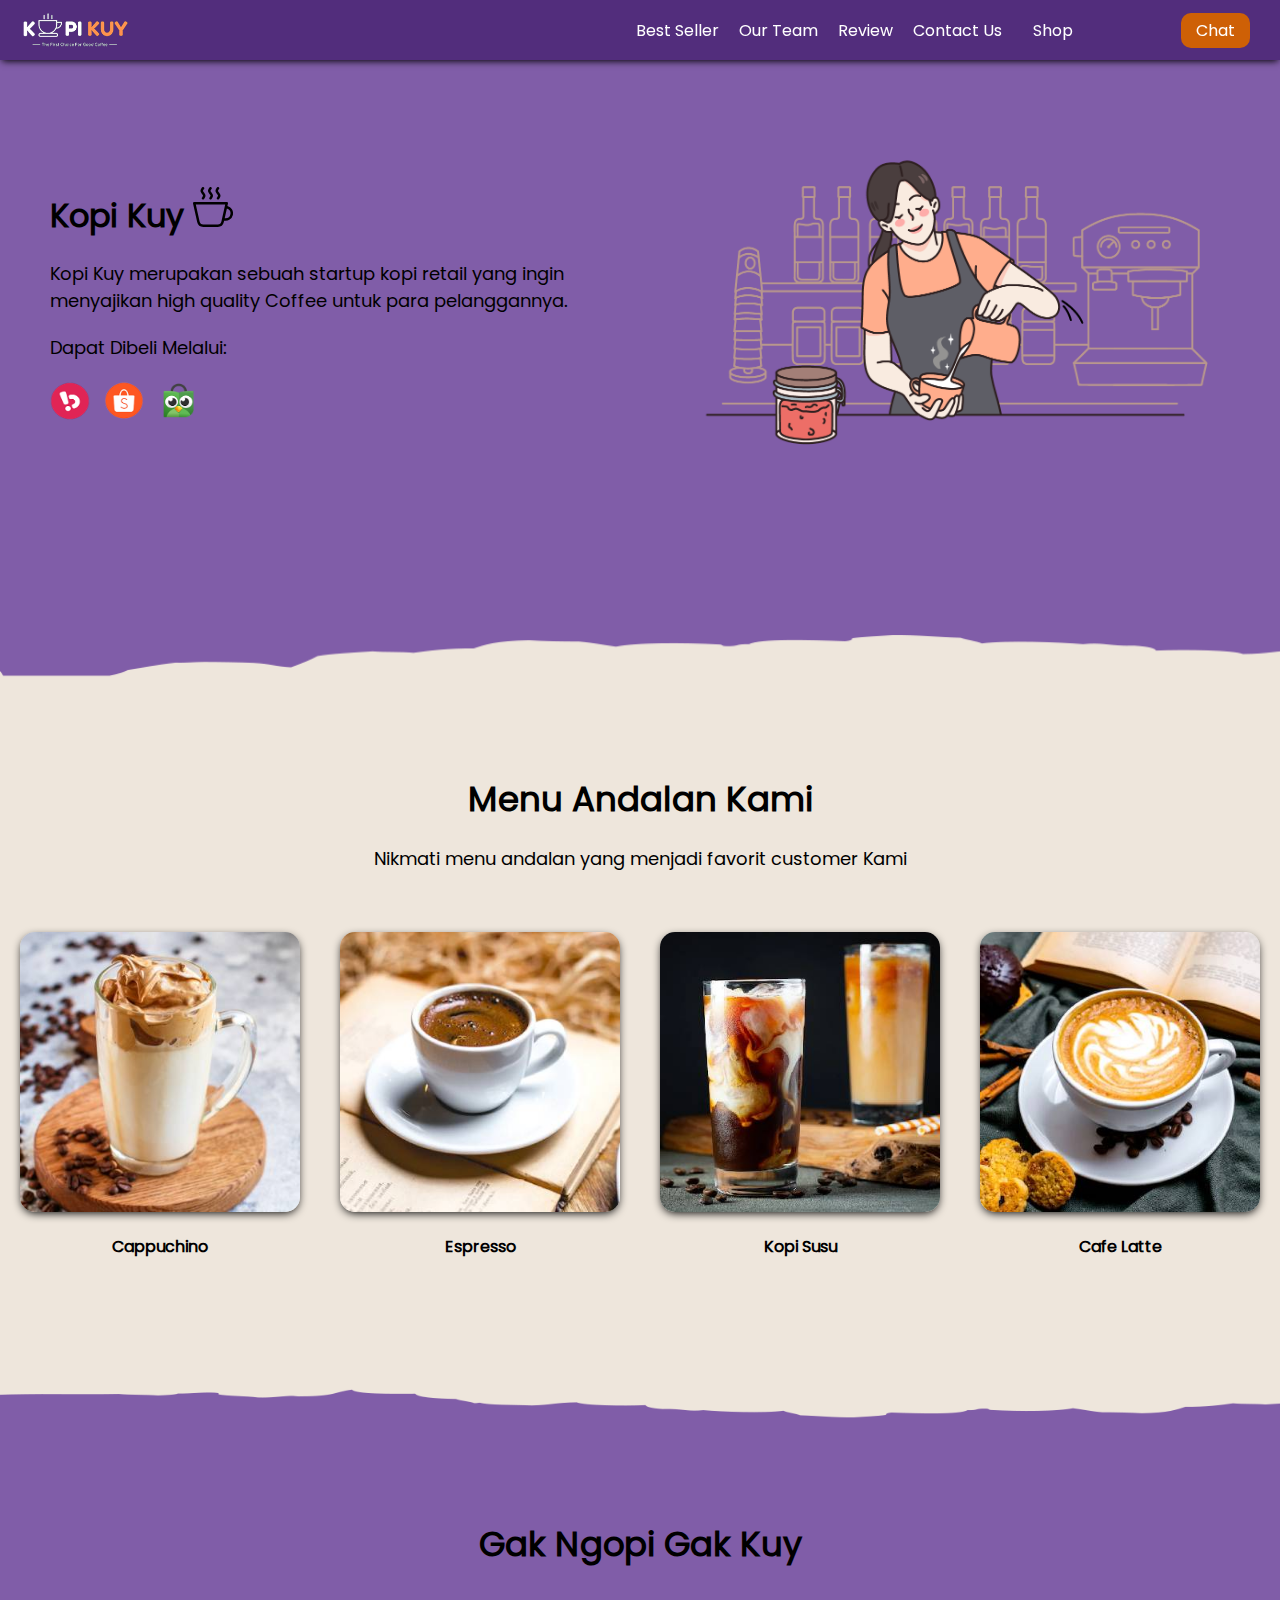
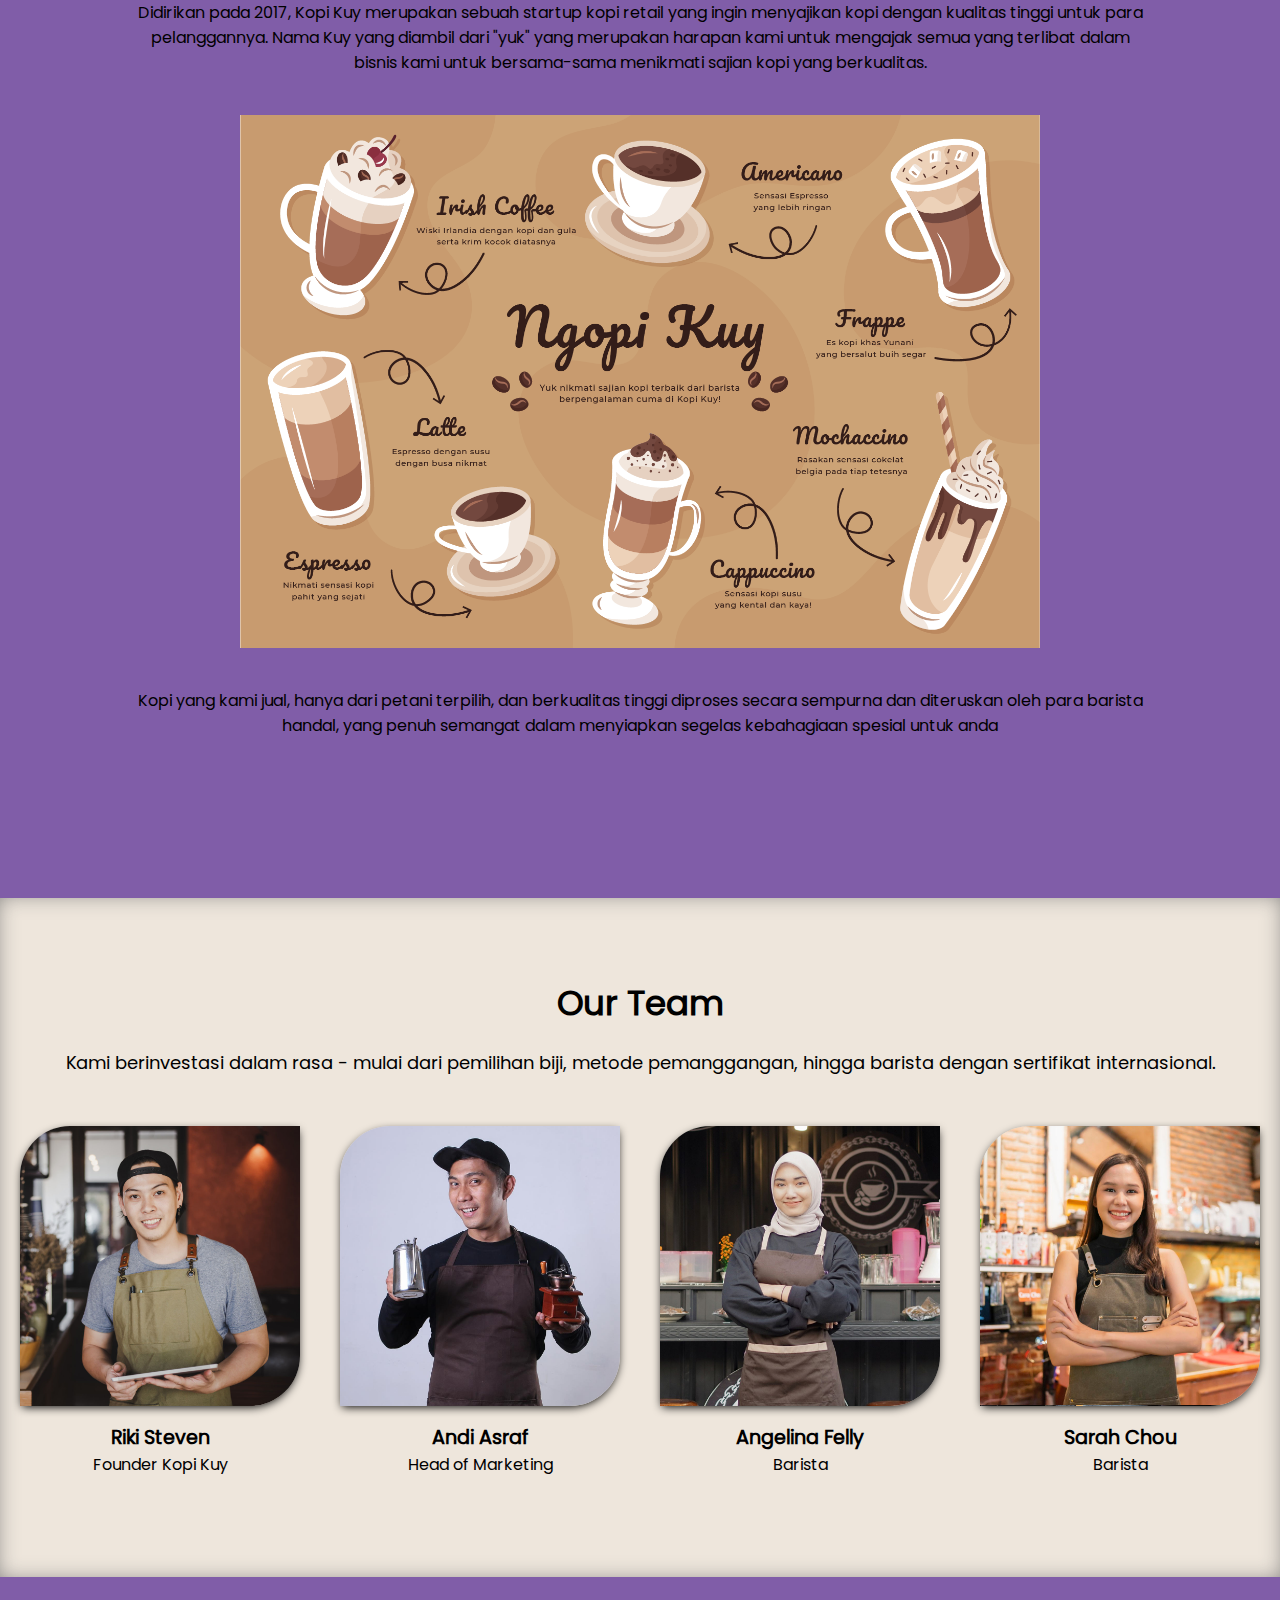
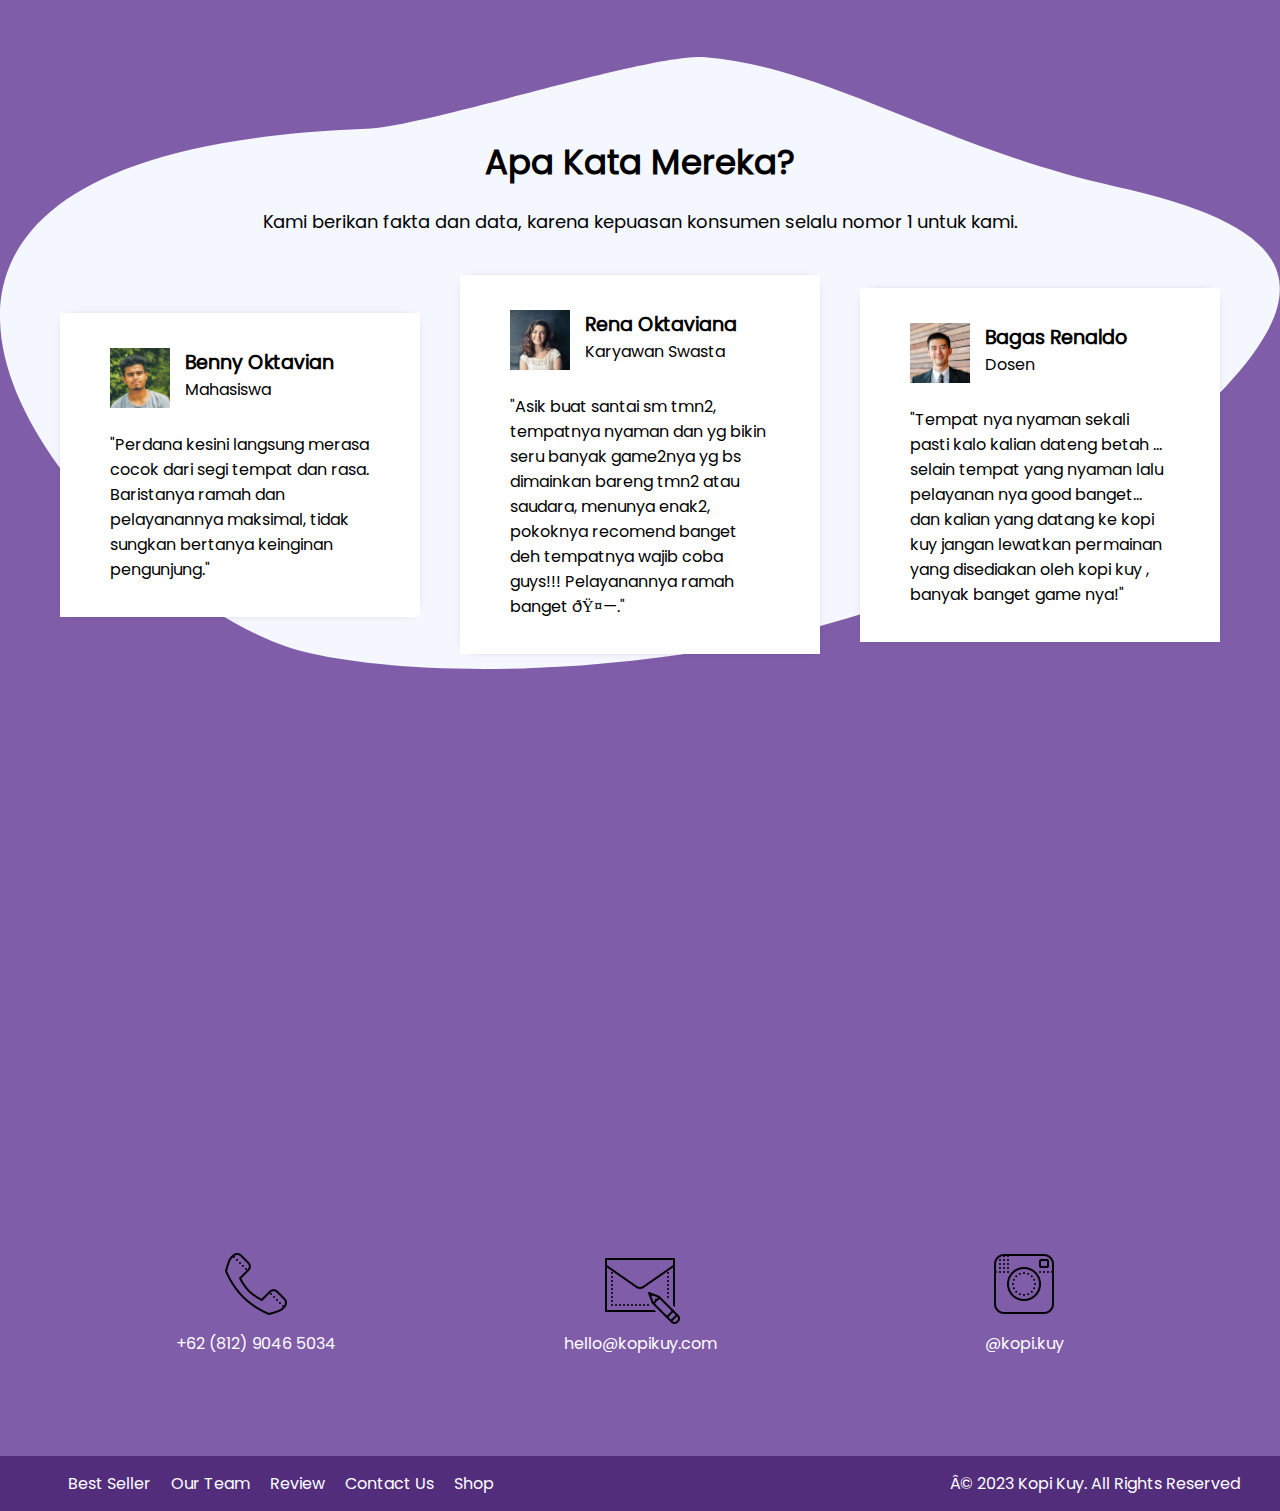
<file: index.html>
<!DOCTYPE html>
<html lang="id">

<head>
    <meta charset="UTF-8">
    <meta http-equiv="X-UA-Compatible" content="IE=edge">
    <meta name="viewport" content="width=device-width, initial-scale=1.0">
    <link rel="shortcut icon" href="images/favicon.ico" type="image/x-icon">
    <title>Website Kopi Kuy</title>
    <link rel="stylesheet" href="css/style.css">
</head>

<body>
    <nav>
        <img class="logo" src="images/logo/logo_kuy.png">
        <div class="navigasi">
            <a href="#best-seller">Best Seller</a>
            <a href="#our-team">Our Team</a>
            <a href="#review">Review</a>
            <a href="#contact-us">Contact Us</a>
        </div>
        <a class="shop" href="produk.html">Shop</a>
        <a class="chat" href="https://wa.me/628123456?text=Saya ingin bertanya" target="_blank">Chat</a>
    </nav>

    <!--Tulis kode header mulai di baris 28-->


<!--#1 header-->
    <header>
        <div class="kiri">
            <h1>
                Kopi Kuy
                <img src="images/icon/icon_kopi.svg" alt="">
            </h1>
            <p>
                Kopi Kuy merupakan sebuah startup kopi retail yang ingin menyajikan
                high quality Coffee untuk para pelanggannya.
            </p>
            <p>
                Dapat Dibeli Melalui:
            </p>
            <div class="olshop">
                <img src="images/logo/logo_bukalapak.png" alt="">
                <img src="images/logo/logo_shopee.png" alt="">
                <img src="images/logo/logo_tokopedia.png" alt="">
            </div>
        </div>
        <div class="kanan">
            <img src="images/header/header1.png" alt="">
        </div>
    </header>
    
<!--#2 Best Seller -->

    <section class="best-seller" id="best-seller">
        <h2>
            Menu Andalan Kami
        </h2>
        <p>
            Nikmati menu andalan yang menjadi favorit customer Kami
        </p>
        <div class="produk">
            <img src="images/produk/product_capuchino.jpg" alt="">
            <p>Cappuchino</p>
        </div>
        <div class="produk">
            <img src="images/produk/product_espresso.jpg" alt="">
            <p>Espresso</p>
        </div>
        <div class="produk">
            <img src="images/produk/product_kopi_susu.jpg" alt="">
            <p>Kopi Susu</p>
        </div>
        <div class="produk">
            <img src="images/produk/product_latte.jpg" alt="">
            <p>Cafe Latte</p>
        </div>
    </section>


<!--#3 About Us-->

    <section class="about-us" id="about-us">
        <h2>Gak Ngopi Gak Kuy</h2>
        <p>
            Didirikan pada 2017, Kopi Kuy merupakan sebuah startup kopi retail
            yang ingin menyajikan kopi dengan kualitas tinggi untuk para pelanggannya.
            Nama Kuy yang diambil dari "yuk" yang merupakan harapan kami untuk mengajak semua
            yang terlibat dalam bisnis kami untuk bersama-sama menikmati sajian kopi yang berkualitas.
        </p>
        <img src="images/about-us/aset_kopi_jumbo.png" alt="">
        <p>
            Kopi yang kami jual, hanya dari petani terpilih, dan berkualitas tinggi diproses
            secara sempurna dan diteruskan oleh para barista handal, yang penuh semangat
            dalam menyiapkan segelas kebahagiaan spesial untuk anda
    
        </p>
    </section>


<!--#4 Our Team-->


    <section class="our-team" id="our-team">

        <h2>Our Team</h2>

        <p>Kami berinvestasi dalam rasa - mulai dari pemilihan biji, metode pemanggangan,
            hingga barista dengan sertifikat internasional. </p>

        <div class="team">
            <img src="images/team/team1.jpg">
            <h3>Riki Steven</h3>
            <p>Founder Kopi Kuy</p>
        </div>

        <div class="team">
            <img src="images/team/team2.jpg">
            <h3>Andi Asraf</h3>
            <p>Head of Marketing</p>
        </div>

        <div class="team">
            <img src="images/team/team3.jpg">
            <h3>Angelina Felly</h3>
            <p>Barista</p>
        </div>

        <div class="team">
            <img src="images/team/team4.jpg">
            <h3>Sarah Chou</h3>
            <p>Barista</p>
        </div>

    </section>


<!--#5 Review-->
    

    <section id="review" class="review">
        <h2>Apa Kata Mereka?</h2>

        <p>Kami berikan fakta dan data, karena kepuasan konsumen selalu nomor 1 untuk kami.</p>

        <div class="testimoni">
            <img src="images/customer/customer1.jpg">
            <div class="profile">
                <h3>Benny Oktavian</h3>
                <p>Mahasiswa</p>
            </div>
            <p>"Perdana kesini langsung merasa cocok dari segi tempat dan rasa. Baristanya ramah
                dan pelayanannya maksimal, tidak sungkan bertanya keinginan pengunjung."</p>
        </div>

        <div class="testimoni">
            <img src="images/customer/customer2.jpg">
            <div class="profile">
                <h3>Rena Oktaviana</h3>
                <p>Karyawan Swasta</p>
            </div>
            <p>"Asik buat santai sm tmn2, tempatnya nyaman dan yg bikin seru banyak game2nya yg bs
                dimainkan bareng tmn2 atau saudara, menunya enak2, pokoknya recomend banget deh
                tempatnya wajib coba guys!!! Pelayanannya ramah banget ðŸ¤—."</p>
        </div>

        <div class="testimoni">
            <img src="images/customer/customer3.jpg">
            <div class="profile">
                <h3>Bagas Renaldo</h3>
                <p>Dosen</p>
            </div>
            <p>"Tempat nya nyaman sekali pasti kalo kalian dateng betah ... selain tempat yang
                nyaman lalu pelayanan nya good banget... dan kalian yang datang ke kopi kuy jangan
                lewatkan permainan yang disediakan oleh kopi kuy , banyak banget game nya!"</p>
        </div>
    </section>



<!--#6 Contact Us-->


    <section class="contact-us" id="contact-us">

        <iframe
            src="https://www.google.com/maps/embed?pb=!1m14!1m8!1m3!1d7932.741866032694!2d106.668581!3d-6.214715!3m2!1i1024!2i768!4f13.1!3m3!1m2!1s0x2e69f9912c7f297b%3A0xe5a3a671dae861ab!2sKopi%20kuy!5e0!3m2!1sid!2sid!4v1680617229460!5m2!1sid!2sid"
            allowfullscreen="" loading="lazy" referrerpolicy="no-referrer-when-downgrade"></iframe>

        <div class="kontak">
            <img src="images/icon/icon_phone.png">
            <p>+62 (812) 9046 5034</p>
        </div>

        <div class="kontak">
            <img src="images/icon/icon_mail.png">
            <p>hello@kopikuy.com</p>
        </div>

        <div class="kontak">
            <img src="images/icon/icon_instagram.png">
            <a href="https://instagram.com" role="button">
                <p>@kopi.kuy</p>
            </a>
        </div>

    </section>


<!--Footer-->

    <footer>
        <div class="navigasi">
            <a href="#best-seller">Best Seller</a>
            <a href="#our-team">Our Team</a>
            <a href="#review">Review</a>
            <a href="#contact-us">Contact Us</a>
            <a href="produk.html">Shop</a>
        </div>
        <p>Â© 2023 Kopi Kuy. All Rights Reserved</p>
    </footer>

</body>

</html>
</file>
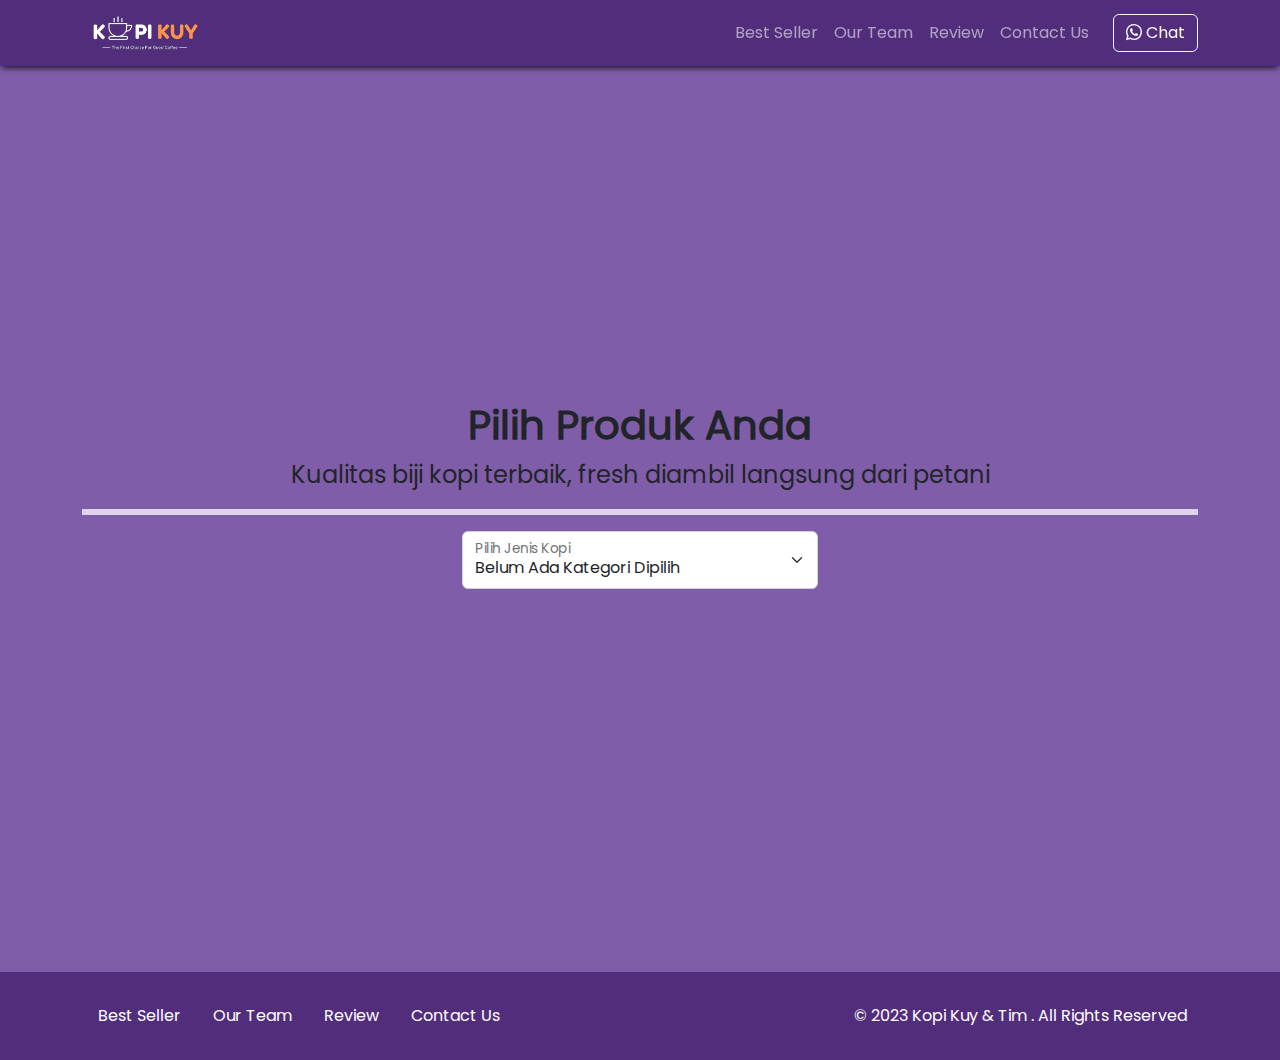
<file: produk.html>
<!DOCTYPE html>
<html lang="id">

<head>
    <meta charset="UTF-8">
    <meta http-equiv="X-UA-Compatible" content="IE=edge">
    <meta name="viewport" content="width=device-width, initial-scale=1.0">
    <link rel="shortcut icon" href="images/favicon/favicon.ico" type="image/x-icon">
    <title>Produk</title>
    <link rel="shortcut icon" href="images/favicon.ico" type="image/x-icon">
    <link rel="stylesheet" href="vendor/bootstrap/bootstrap.min.css">
    <link rel="stylesheet" href="vendor/bootstrap/bootstrap-icons.css">
    <link rel="stylesheet" href="css/style.css?v=2">
    <script src="vendor/bootstrap/bootstrap.bundle.min.js"></script>
    <script src="js/jquery-3.6.3.min.js"></script>
    <style>
        /* tulis kode CSS internal di bawah sini */

section {
    min-height:90vh;
    }
footer a.nav-link {
    color:white;
}
        /* Batas Akhir penulisan kode CSS internal */
    </style>
</head>

<body>
    <!-- Tulis Kode Bootstrap Di Bawah Sini -->

    <nav class="navbar sticky-top navbar-dark  navbar-expand-lg bisadicopy">
        <div class="container">
            <a class="navbar-brand" href="index.html">
                <img src="images/logo/logo_kuy.png" height="40" alt="image">
            </a>
            <button class="navbar-toggler" type="button" data-bs-toggle="collapse" data-bs-target="#navbarNav11"
                aria-controls="navbarNav11" aria-expanded="false" aria-label="Toggle navigation">
                <span class="navbar-toggler-icon"></span>
            </button>
            <div class="collapse navbar-collapse" id="navbarNav11">
                <ul class="navbar-nav ms-auto">
                    <li class="nav-item">
                        <a class="nav-link" href="index.html#best-seller">Best Seller</a>
                    </li>
                    <li class="nav-item">
                        <a class="nav-link" href="index.html#our-team">Our Team</a>
                    </li>
                    <li class="nav-item">
                        <a class="nav-link" href="index.html#review">Review</a>
                    </li>
                    <li class="nav-item">
                        <a class="nav-link" href="index.html#contact-us">Contact Us</a>
                    </li>
                </ul>
                <a target="_blank" class="btn btn-outline-light ms-md-3"
                    href="https://wa.me/6281291551234?text=halo kopi kuy saya mau pesan"><i class="bi bi-whatsapp"></i>
                    Chat</a>
            </div>
        </div> 
    </nav>

    <section class="riki-block produk text-center my-5 py-5">
        <div class="container">
            <h1>Pilih Produk Anda</h1>
            <p class="fs-4">Kualitas biji kopi terbaik, fresh diambil langsung dari petani</p>
            <hr class="border border-white border-3 opacity-75">

            <!-- Ini Untuk Select -->
            <div class="row justify-content-center">
                <div class="col-md-4">
                    <div class="form-floating">
                        <select class="form-select" id="select_kopi">
                            <option selected disabled>-</option>
                            <option value="cappucino">Capucino</option>
                            <option value="robusta">Robusta</option>
                            <option value="nonkopi">Non Kopi</option>
                        </select>
                        <label for="select_kopi">Pilih Jenis Kopi</label>
                    </div>
                </div>
            </div>


            <div id="baris_produk" class="row row-cols-1 row-cols-sm-2 row-cols-md-3 row-cols-lg-4 text-center mt-5">
                  <!--Awal Copy Kolom Produk-->

                <div class="col mb-4">
                    <div class="card">
                        <img src="images/produk/product_capuchino.jpg" class="card-img-top" alt="...">
                        <div class="card-body">
                            <h5 class="card-title">Cappuccino</h5>
                            <div class="row hargasize my-4">
                                <div class="col">
                                    120 Gram
                                </div>
                                <div class="col fw-bold text-primary">
                                    58.000
                                </div>
                            </div>
                            <a href="#" class="btn btn-success w-100"><i class="bi bi-cart4"></i> Beli</a>
                        </div>
                    </div>
                </div>

                <!--produk2-->
                <div class="col mb-4">
                    <div class="card">
                        <img src="https://kurio-img.kurioapps.com/21/04/09/7fbb8c6a-cb83-401e-8f6b-bce32c4c4d8e.jpe" 
                        class="card-img-top" alt="...">
                        <div class="card-body">
                            <h5 class="card-title">Cendol </h5>
                            <div class="row hargasize my-4">
                                <div class="col">
                                    350 ml
                                </div>
                                <div class="col fw-bold text-primary">
                                    18.000
                                </div>
                            </div>
                            <a href="#" class="btn btn-success w-100"><i class="bi bi-cart4"></i> Beli</a>
                        </div>
                    </div>
                </div>

                <!--produk3-->
                <div class="col mb-4">
                    <div class="card">
                        <img src="https://img.lovepik.com/photo/48006/7965.jpg_wh860.jpg" 
                        class="card-img-top" alt="...">
                        <div class="card-body">
                            <h5 class="card-title">Latte</h5>
                            <div class="row hargasize my-4">
                                <div class="col">
                                    200 ml
                                </div>
                                <div class="col fw-bold text-primary">
                                    30.000
                                </div>
                            </div>
                            <a href="#" class="btn btn-success w-100"><i class="bi bi-cart4"></i> Beli</a>
                        </div>
                    </div>
                </div>





    <!--akhir div produk-->

            </div>
        </div>
        
    </section>


<!--mulai footer -->


    <footer class="riki-block footer-small py-4">
        <div class="container">
            <div class="row align-items-center">
                <div class="col-12 col-md-8">
                    <ul class="nav justify-content-center justify-content-md-start">
                        <li class="nav-item">
                            <a class="nav-link" href="index.html#best-seller">Best Seller</a>
                        </li>
                        <li class="nav-item">
                            <a class="nav-link" href="index.html#our-team">Our Team</a>
                        </li>
                        <li class="nav-item">
                            <a class="nav-link" href="index.html#review">Review</a>
                        </li>
                        <li class="nav-item">
                            <a class="nav-link" href="index.html#contact-us">Contact Us</a>
                        </li>
                    </ul>
                </div>

<!--footer 2-->

                <div class="col-12 col-md-4 mt-4 mt-md-0 text-center text-md-right">
                    &copy; 2023 Kopi Kuy &amp; Tim . All Rights Reserved
                </div>
            </div>
        </div>
    </footer>


    <!-- Batas Akhir penulisan kode Bootstrap -->
    <script>
        /* Tulis Javascript Di bawah Sini */

        var data_mentah = {}
var data_kopi = []
console.log("isi data mentah: ", data_mentah)

function updateSelect() {
    select_kopi.innerHTML = `<option selected disabled>Belum Ada Kategori Dipilih</option>`
    Object.keys(data_mentah).forEach(kategori => {
        select_kopi.innerHTML += `<option value="${kategori}">${kategori}</option>`
    })
    console.log("Fungsi UpdateSelect Dijalankan", Object.keys(data_mentah))
}
updateSelect()

select_kopi.onchange = function () {
    var pilihan = select_kopi.value
    console.log("Pilihannya: ", pilihan)
    data_kopi = data_mentah[pilihan]
    console.log("Isi Data Kopi yang di filter: ", data_kopi)
    updateTampilan()
}

// Kode Update Tampilan tulis di bawah sini
baris_produk.innerHTML = ''

function updateTampilan() {
    baris_produk.innerHTML = ''
    data_kopi.forEach(kopi => {
        baris_produk.innerHTML += ` <!--Awal Copy Kolom Produk-->
    <div class="col mb-4">
        <div class="card">
            <img src="${kopi.foto}"
            class="card-img-top" alt="...">
            <div class="card-body">
                <h5 class="card-title">${kopi.nama}</h5>
                <div class="row hargasize my-4">
                    <div class="col">
                        ${kopi.size}
                    </div>
                    <div class="col fw-bold text-primary">
                        ${kopi.harga}
                    </div>
                </div>
                <a target="_blank" href="${kopi.link}" class="btn btn-primary w-100">Beli</a>
            </div>
        </div>
    </div>
    <!--Akhir Copy Kolom Produk-->`
    })
    console.log("Update Tampilan Dijalankan")
}

// Kode JQUERY tulis dibawah sini
var sumber = "https://rikikurnia.com/prakerja/api/kopi"
var sumber2 = "data.json"

$.getJSON(sumber2).then(data => {
    data_mentah = data
    updateSelect()
})

        /* Batas Akhir penulisan kode Javascript */
    </script>
</body>

</html>
</file>
<file: css/style.css>
/* Kode * di bawah ini untuk mereset tampilan setiap web browser supaya seragam */

* {
   box-sizing: border-box;
   margin: 0;
   padding: 0;
}

html {
   /* scroll-behavior: smooth agar scroll ketika klik pada navigasi menjadi halus */
   scroll-behavior: smooth;
}

/* 
Kode di bawah ini untuk mengatur nav sampai footer agar memiliki tampilan flexibel
selengkapnya akan di bahas di hari ke 3
*/

nav,
header,
section,
footer {
   /* 
      display: flex memiliki pengaturan yang dapat mengatur agar elemen
      di dalamnya memiliki ukuran yang fleksibel
      digunakan saat ada elemen yang isinya lebih dari satu kolom
   */
   display: flex;
   /* 
      align-items: center mengatur elemen di dalamnya rata tengah vertikal
   */
   align-items: center;

   /* 
      justify-content: center mengatur elemen di dalamnya rata tengah horizontal
   */
   justify-content: center;

   /* 
      flex-wrap: wrap mengatur agar jika lebar elemen berlebih, maka elemen
      akan otomatis diletakan di baris baru (tidak dipaksakan di satu baris)
   */
   flex-wrap: wrap;
}



/* 
Kode @font-face untuk menginstall font ke dalam Website 
src adalah untuk lokasi fontnya, font dapat di cari di website https://fonts.google.com/
dengan memberi nama family, maka kita mendaftarkan font tersebut ke dalam website
*/

@font-face {
   src: url(../fonts/poppins.woff2);
   font-family: 'Poppins';
}

body {
   /* 
   mendaftarkan semua teks pada body menjadi family Poppins 
   kenapa pada body? karena elemen body membungkus semua elemen dari nav section sampai footer
   */
   font-family: 'Poppins';
   background-color: #805da8;
}

/*
Misalnya ada font dari google yang bernama Irish Grover yang berada di:
https://fonts.gstatic.com/s/irishgrover/v23/buExpoi6YtLz2QW7LA4flVgv__RP.woff2

maka bisa coba copy kode berikut untuk menginstall font tadi:

@font-face {
  font-family: 'Irish Grover';
  font-style: normal;
  font-weight: 400;
  src: url(https://fonts.gstatic.com/s/irishgrover/v23/buExpoi6YtLz2QW7LA4flVgv__RP.woff2) format('woff2');
}

Jika kode di atas sudah di copy
Nanti pada element yang ingin menggunakan font Irish Grover Tadi, tinggal diganti font-familynya
misal mau mengganti h1 dan h2 maka kodenya sebagai berikut:

h1,h2 {
   font-family: 'Irish Grover';
}

*/


a {
   /* menghilangkan garis bawah pada link */
   text-decoration: none;

   /* 
   color: adalah untuk mengganti warna tulisan.
   color:unset digunakan pada a untuk menghilangkan warna bawaan pada link (biasanya warna biru) 
   */
   color: unset;
}

h2 {
   /* mengatur ukuran huruf ke 34 pixel */
   font-size: 34px;
}

h3 {
   /* mengatur ukuran huruf ke 1.2rem */
   font-size: 1.2rem;
}

h1,
h2,
h3 {
   /* mengatur tebal huruf bisa bold, normal*/
   font-weight: bold;
}

img {
   /* 
      kode max-width artinya lebar maksimal
      mengatur agar semua elemen img memiliki lebar maksimal 100% agar
      besar gambar tidak melebihi layar ataupun elemen pembungkus
   */
   max-width: 100%;
}

/* Navigasi */

nav {
   /* 
   background-color mengatur warna latar belakang 
   untuk pengguna hp, pergantian warna tidak bisa seperti vs code
   hanya dapat menggunakan warna bahasa inggris seperti: red, green, brown, purple dsb
   untuk pengguna vscode silahkan arahkan mouse ke kotak warna di bawah
   untuk mengganti warna sesuai keinginan
   */
   background-color: #522d7c;

   /* box-shadow membuat efek bayangan */
   box-shadow: 0 3px 7px -2px #000;

   /* width mengatur lebar elemen. 100% agar lebarnya full dari kiri sampai kanan layar */
   width: 100%;

   /* 
   padding digunakan untuk memberi jarak ke dalam. 
   efeknya bila digunakan pada elemen yang memiliki warna latar akan membuat elemen tersebut 'gemuk'
   padding-top artinya jarak ke atas, nilai padding dapat berupa
   padding-top, padding-bottom, padding-left, padding-right
   */
   padding-top: 10px;
   padding-bottom: 10px;

   /* 
   position mengatur posisi elemen, position:fixed supaya elemen nav akan ikut menempel di atas layar
   saat kita scroll ke bawah. Jika ingin navigasi gak nempel, bisa menggunakan position:static;
   */
   position: fixed;

   /* Nilai z-index semakin besar, maka elemen akan semakin di depan */
   z-index: 500;
}

img.logo {
   /* height mengatur tinggi elemen */
   height: 40px;
   /* penjelasan margin mirip dengan padding, fungsinya untuk memberi jarak pada elemen */
   margin-left: 20px;
}

div.navigasi {
   margin-left: auto;
   margin-right: 15px;
}

nav a {
   color: #fff;
   padding-left: 8px;
   padding-right: 8px;
}

a.shop {
   margin-right: 100px;
}

a.chat {
   margin-right: 30px;
   background-color: rgb(206, 96, 6);
   color: #fff;
   padding-top: 5px;
   padding-right: 15px;
   padding-bottom: 5px;
   padding-left: 15px;
   border-radius: 10px;
}


/* 
   PERHATIKAN bahwa dalam mengatur elemen, nama elemen langsung ditulis
   sedangkan untuk mengatur class, dibutuhkan tanda titik (.) terlebih dulu
   img {} berarti seluruh elemen dengan tag img (<img src="....">), 
   sedangkan .img artinya hanya elemen dengan class img (<img class="img" src="...">) 
*/


/* HEADER */


header,
section {
   /*
    padding mengatur jarak ke dalam
    pada padding dan margin ditambahkan top / right / bottom / top 
    untuk mengatur jarak masing-masing 
   */
   padding-top: 80px;
   padding-bottom: 80px;

   /* margin mengatur jarak ke luar */
   margin-bottom: 80px;
}

/* penulisan CSS dapat digabung dengan beberapa elemen */
header div.kiri,
header div.kanan {
   /* width mengatur lebar elemen. 50% artinya setengah ukuran elemen pembungkus */
   width: 50%;
   padding: 50px;
}

header h1 {
   margin-bottom: 20px;
}

header p {
   /* font-size digunakan untuk mengatur ukuran huruf */
   font-size: 18px;
   margin-bottom: 20px;
}

div.olshop img {
   width: 40px;
   /* aspect-ratio:1 agar tinggi menyesuaikan width */
   aspect-ratio: 1;
   margin-right: 10px;
}

/* Best Seller */

section.best-seller {
   position: relative;

   /* background-color mengatur warna latar belakang elemen */
   background-color: #EEE6DC;

   /* text-align mengatur rata tulisan, bisa bernilai: left, right, center, justify */
   text-align: center;
}

/* 
terkait position, after, dan before memerlukan pemahaman mendalam
terkait layout pada CSS untuk dapat memahami secara penuh 
*/

section.best-seller::before,
section.best-seller::after {
   position: absolute;
   content: "";
   width: 100%;
   height: 76px;

   /* background-image untuk menambahkan gambar sebagai background */
   background-image: url(../images/background/garis-atas.png);

   /*background-size agar gambar latar menyesuaikan tinggi / lebar elemen */
   background-size: cover;

   top: -60px;
   left: 0;
}

section.best-seller::after {
   height: 60px;
   background-image: url(../images/background/garis-bawah.png);
   top: unset;
   bottom: -60px;
}

section.best-seller h2 {
   margin-bottom: 20px;
   width: 100%;
}

/* 
Penulisan section.best-seller > p berarti mengatur elemen p yang langsung
di bungkus oleh elemen <section class="best-seller">
aturan ini tidak berlaku untuk elemen <p> yang ada di dalam <div class="produk">
*/

section.best-seller>p {
   font-size: 18px;
   margin-bottom: 40px;
   width: 100%;
}

div.produk {
   /* 
      Penulisan padding dan margin seperti padding:20px ini penulisan singkat 
      yang berarti top, right, bottom, left nilainya sama, yaitu 20px 
   */
   padding: 20px;
   width: 25%;
}

div.produk img {
   /* transition membuat animasi transisi dari perubahan style, 0.3s berarti 0.3 detik */
   transition: all 0.3s ease;

   /* border-radius  Membuat sudut membulat */
   border-radius: 15px;

   /* box-shadow membuat efek bayangan */
   box-shadow: 0 3px 10px -2px #000;
}

/*

kode div.produk img:hover akan dijalankan saat mouse ada di atas elemen <img> yang ada
di dalam <div class="produk"> 
karena ada efek transition pada div.produk img 
maka akan menghasilkan efek animasi yang smooth

*/
div.produk img:hover {

   /* membuat transformasi, bisa berupa scale(1.05), rotate(180deg), translateY(-50px), dsb */
   transform: scale(0.9);
   border-radius: 50%;
}

div.produk p {
   margin-top: 15px;
   font-weight: bold;
}



/* About US */

section.about-us {
   /* max-width: 80%; mengatur lebar maksimal elemen tidak boleh melebihi 80% layar */
   max-width: 80%;

   /* margin-left dan margin-right auto akan membuat posisi elemen berada di tengah */
   margin-left: auto;
   margin-right: auto;
   text-align: center;
}

section.about-us h2 {
   margin-bottom: 30px;
   width: 100%;
}

section.about-us img {
   /* 
      Penulisan width: 800px dan max-width: 100% mengatur agar
      elemen memiliki lebar 800px namun tidak boleh melebihi 100% ukuran layar
   */
   width: 800px;
   max-width: 100%;
   margin: auto;
}

/*
section.about-us p:nth-child(2) berarti mengatur elemen ke 2 dengan jenis <p>
yang ada di dalam <section class="about-us">
*/

section.about-us p:nth-child(2) {
   margin-bottom: 40px;
}

section.about-us p:nth-child(4) {
   margin-top: 40px;
}


/* OUR TEAM */

section.our-team {
   background-color: #EEE6DC;
   box-shadow: inset 0px 0px 23px -6px #707070;
   text-align: center;
}

section.our-team h2 {
   margin-bottom: 20px;
   width: 100%;
}

section.our-team>p {
   margin-bottom: 30px;
   font-size: 18px;
   width: 800px;
   max-width: 90%;
   margin-left: auto;
   margin-right: auto;
   width: 100%;
}

div.team {
   width: 25%;
   padding: 20px;
}

div.team img {
   width: 100%;
   aspect-ratio: 1/1;
   object-fit: cover;
   box-shadow: 0 3px 10px -2px #000;
   border-radius: 50px 0px 50px 0px;
   margin-bottom: 10px;
}


/* REVIEW */

section.review {
   background-image: url(../images/background/bg-review.svg);
   /* 
      background-size: contain;
      membuat gambar latar belakang tidak terpotong
   */
   background-size: contain;

   /* 
      background-repeat: no-repeat;
      membuat gambar latar belakang tidak diulang (duplikat)
   */
   background-repeat: no-repeat;
   padding-left: 40px;
   padding-right: 40px;
   justify-content: space-around;
   /* align-items: stretch; membuat tinggi elemen di dalam .review .baris seragam */
   text-align: center;
}

section.review h2 {
   margin-bottom: 20px;
   width: 100%;
}

section.review>p {
   margin-bottom: 40px;
   font-size: 18px;
   width: 100%;
}

div.testimoni {
   width: 30%;
   display: flex;
   flex-wrap: wrap;
   padding: 35px 50px;
   box-shadow: 0px 0px 12px -10px #000;
   background-color: #fff;
}

div.testimoni img {
   width: 60px;
   height: 60px;
   margin-right: 15px;
   object-fit: cover;
}

div.profile {
   text-align: left;
   display: block;
   margin-bottom: 30px;
   width: calc(100% - 75px);
}

div.profile p {
   width: 100%;
   text-align: left;
}

div.testimoni>p {
   width: 100%;
   text-align: left;
}

*[data-from="tmp"]>* {
   position: relative;
}

*[data-from="tmp"]>*:nth-child(1):before {
   position: absolute;
   color: red;
   bottom: 40px;
   content: "prakerja";
   font-size: 13px;
   z-index: 10;
   text-decoration: line-through;
}

/* CONTACT US */
section.contact-us {
   margin-bottom: 20px;
}

section.contact-us iframe {
   width: 100%;
   height: 300px;
   border: 0;
}

div.kontak {
   width: 30%;
   /* color mengatur warna tulisan */
   color: white;
   text-align: center;
   margin-top: 50px;
}


/* FOOTER */

footer {
   background-color: #522d7c;
   padding-top: 15px;
   padding-bottom: 15px;
   color: #fff;
   padding-right: 40px;
   padding-left: 40px;
}

footer div.navigasi {
   margin-left: 20px;
   margin-right: auto;
}

footer div.navigasi a {
   padding: 8px;
}



/* UNTUK kode RESPONSIF hari ke 3 tulis DI BAWAH sini */

@media (max-width:600px) {
   .navigasi {
      display: none;
   }

   a.shop {
      margin-right: 10px;
      margin-left: auto;
   }

   header div.kiri,
   header div.kanan {
      width: 100%;
      padding: 20px;
      text-align: center;
   }
   /* KODE SELANJUTNYA PASTE DI BAWAH INI (BARIS BARU) */
   div.produk,
   div.team,
   div.kontak {
      width: 50%;
   }
   
   div.testimoni {
      width: 100%;
      flex-wrap: wrap;
      padding: 14px 14px;
      margin-bottom: 20px;
   }
   
   section.review {
      padding-left: 30px;
      padding-right: 30px;
      padding-bottom: 10px;
      padding-top: 50px;
   }
   
}

/* Kode CSS Selesai di sini */
</file>
